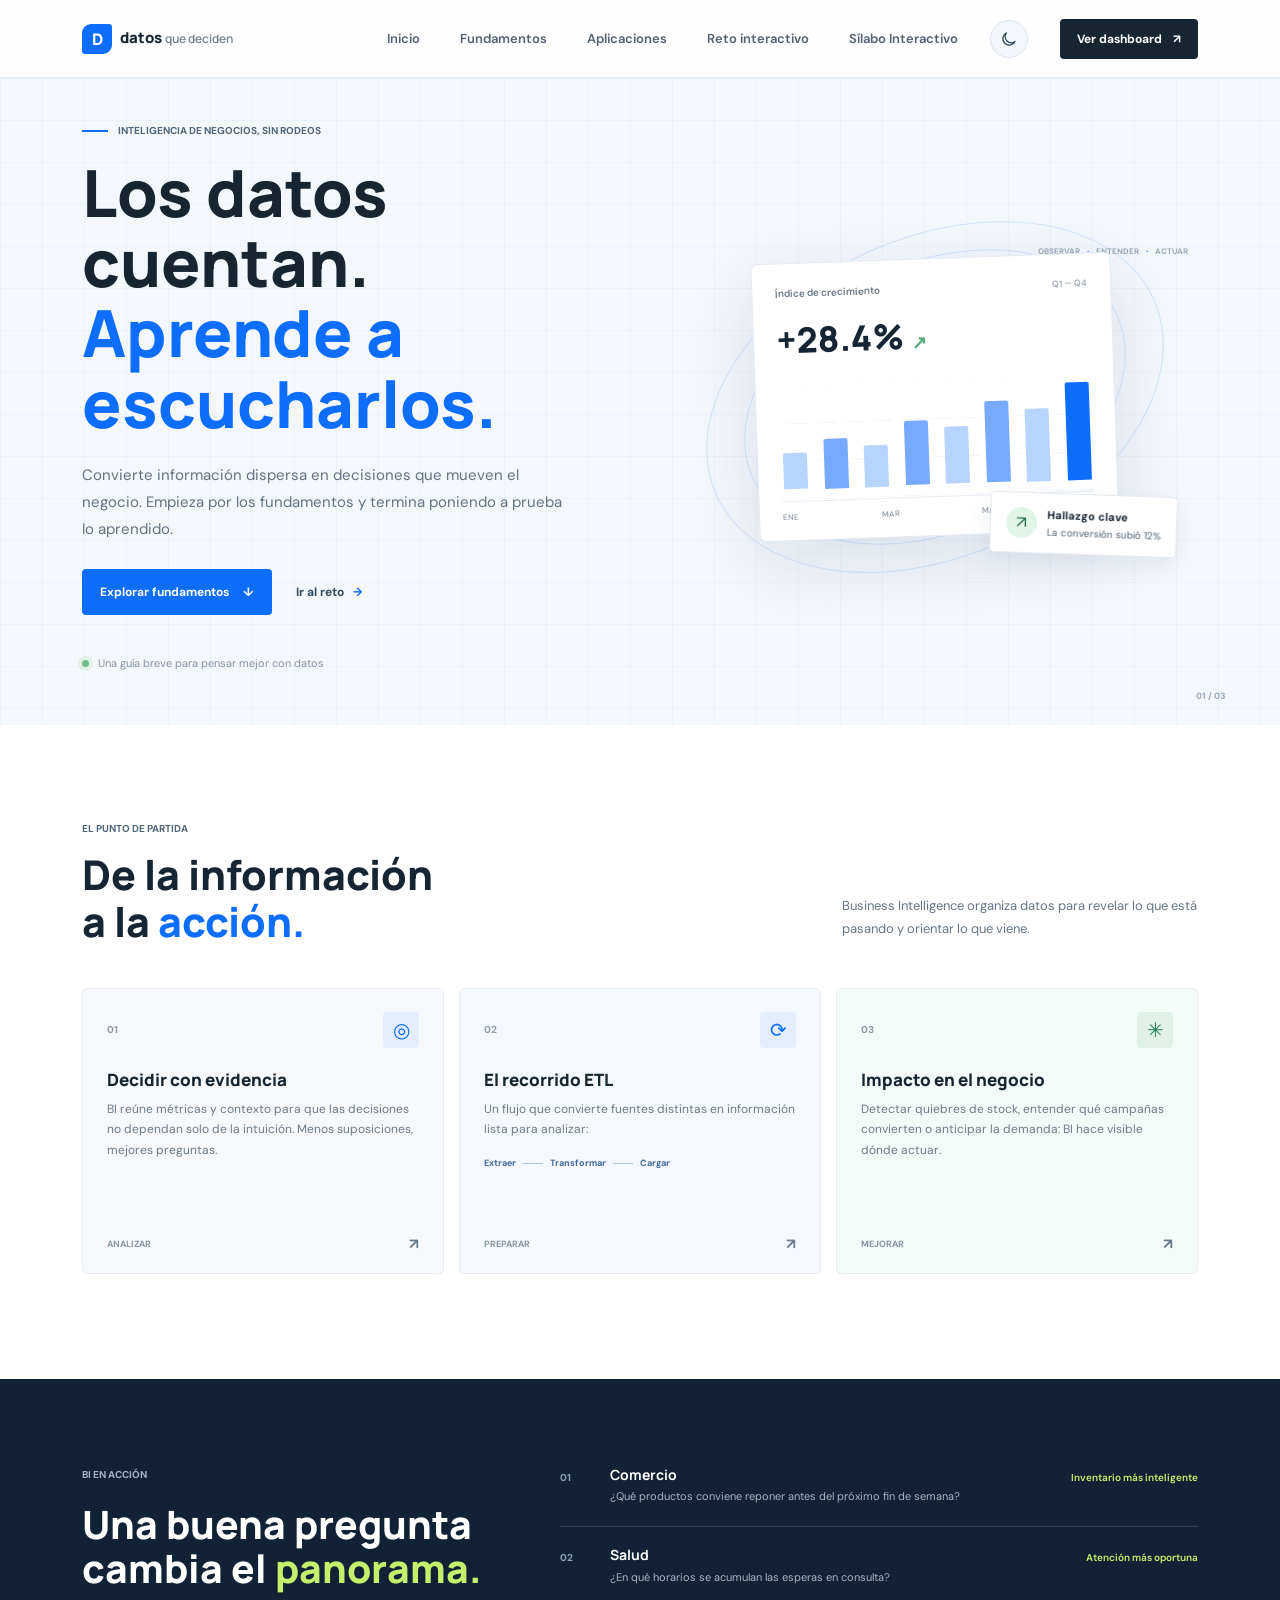
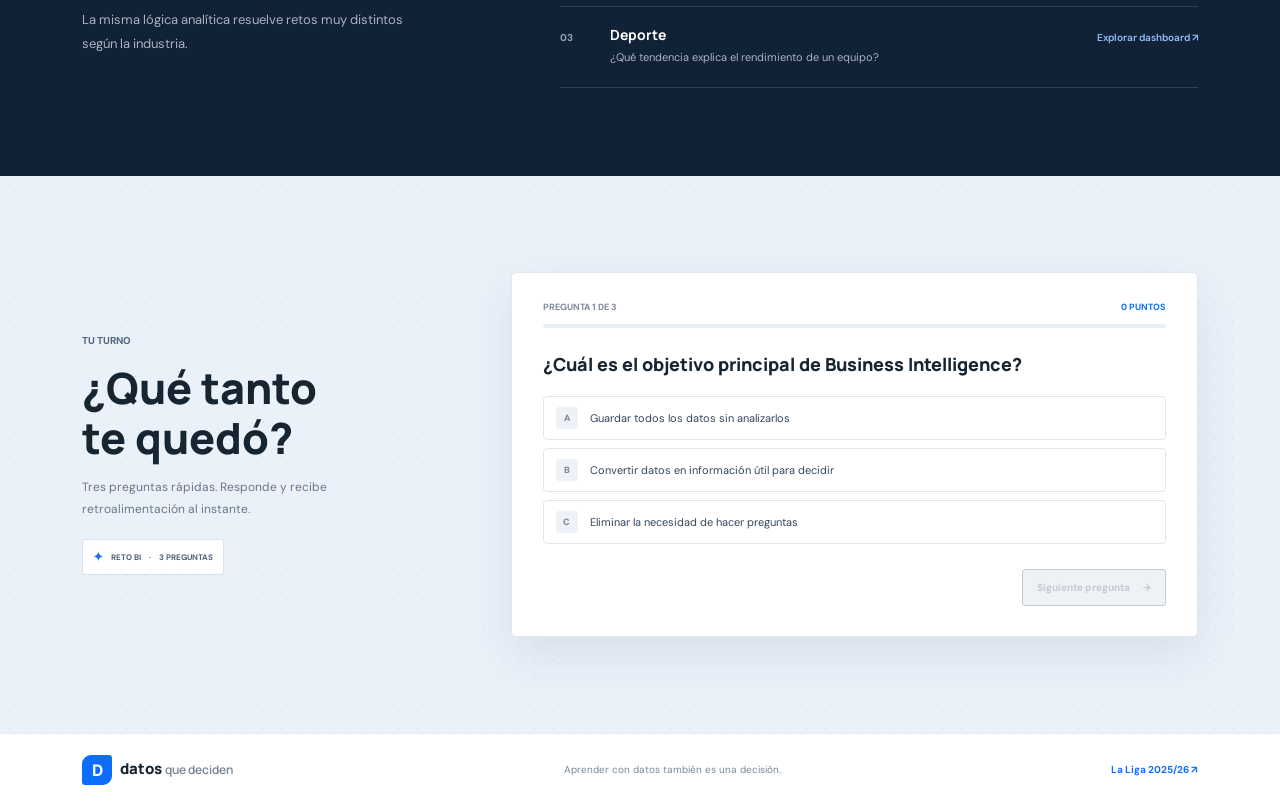
<file: index.html>
<!doctype html>
<html lang="es">
<head>
	<meta charset="utf-8">
	<meta name="viewport" content="width=device-width, initial-scale=1">
	<meta name="description" content="Aprende los fundamentos de inteligencia de negocios y ETL con una experiencia interactiva.">
	<meta name="theme-color" content="#f4f7fb">
	<script>try { document.documentElement.dataset.theme = localStorage.getItem("site-theme") || "light"; } catch { document.documentElement.dataset.theme = "light"; }</script>
	<title>Datos que deciden | Inteligencia de Negocios</title>
	<link rel="preconnect" href="https://fonts.googleapis.com">
	<link rel="preconnect" href="https://fonts.gstatic.com" crossorigin>
	<link href="https://fonts.googleapis.com/css2?family=DM+Sans:wght@400;500;600;700&family=Manrope:wght@400;500;600;700;800&display=swap" rel="stylesheet">
	<link href="https://cdn.jsdelivr.net/npm/bootstrap@5.3.3/dist/css/bootstrap.min.css" rel="stylesheet">
	<link rel="stylesheet" href="css/styles.css">
</head>
<body>
	<a class="skip-link" href="#contenido">Saltar al contenido</a>
	<nav class="navbar navbar-expand-lg site-nav" aria-label="Navegación principal">
		<div class="container">
			<a class="navbar-brand brand-mark" href="index.html"><span class="brand-symbol" aria-hidden="true">D</span> datos<span>que deciden</span></a>
			<button class="navbar-toggler" type="button" data-bs-toggle="collapse" data-bs-target="#mainNav" aria-controls="mainNav" aria-expanded="false" aria-label="Abrir navegación"><span class="navbar-toggler-icon"></span></button>
			<div class="collapse navbar-collapse" id="mainNav">
				<div class="navbar-nav ms-auto align-items-lg-center gap-lg-4">
					<a class="nav-link" href="index.html">Inicio</a>
					<a class="nav-link" href="#fundamentos">Fundamentos</a>
					<a class="nav-link" href="#aplicaciones">Aplicaciones</a>
					<a class="nav-link" href="#quiz">Reto interactivo</a>
					<a class="nav-link" href="syllabus.html">Sílabo Interactivo</a>
					<button class="theme-toggle" id="themeToggle" type="button" aria-label="Cambiar a tema oscuro" aria-pressed="false" title="Cambiar tema">
						<svg class="theme-icon icon-moon" viewBox="0 0 24 24" aria-hidden="true"><path d="M20.1 15.4A8.2 8.2 0 0 1 8.6 3.9 8.6 8.6 0 1 0 20.1 15.4Z"/></svg>
						<svg class="theme-icon icon-sun" viewBox="0 0 24 24" aria-hidden="true"><circle cx="12" cy="12" r="4"/><path d="M12 2v2m0 16v2M4.93 4.93l1.42 1.42m11.3 11.3 1.42 1.42M2 12h2m16 0h2M4.93 19.07l1.42-1.42m11.3-11.3 1.42-1.42"/></svg>
					</button>
					<a class="btn btn-nav ms-lg-2" href="dashboard.html">Ver dashboard <span aria-hidden="true">↗</span></a>
				</div>
			</div>
		</div>
	</nav>

	<main id="contenido">
		<section class="hero-section">
			<div class="container hero-grid">
				<div class="hero-copy">
					<p class="eyebrow"><span class="eyebrow-line"></span> Inteligencia de negocios, sin rodeos</p>
					<h1>Los datos cuentan.<br><span>Aprende a escucharlos.</span></h1>
					<p class="hero-lede">Convierte información dispersa en decisiones que mueven el negocio. Empieza por los fundamentos y termina poniendo a prueba lo aprendido.</p>
					<div class="hero-actions">
						<a class="btn btn-primary-action" href="#fundamentos">Explorar fundamentos <span aria-hidden="true">↓</span></a>
						<a class="text-link" href="#quiz">Ir al reto <span aria-hidden="true">→</span></a>
					</div>
					<div class="hero-note"><span class="note-dot"></span> Una guía breve para pensar mejor con datos</div>
				</div>
				<div class="hero-art" aria-label="Visualización abstracta de datos conectados" role="img">
					<div class="orbit orbit-one"></div><div class="orbit orbit-two"></div>
					<div class="hero-chart-card">
						<div class="chart-card-top"><span>Índice de crecimiento</span><span class="chart-period">Q1 — Q4</span></div>
						<div class="chart-metric">+28.4% <span>↗</span></div>
						<div class="mini-chart" aria-hidden="true"><span style="--bar:35%"></span><span style="--bar:48%"></span><span style="--bar:40%"></span><span style="--bar:62%"></span><span style="--bar:55%"></span><span style="--bar:78%"></span><span style="--bar:70%"></span><span style="--bar:94%"></span></div>
						<div class="chart-axis"><span>ENE</span><span>MAR</span><span>MAY</span><span>JUL</span></div>
					</div>
					<div class="insight-tag"><span class="insight-icon" aria-hidden="true">↗</span><span><strong>Hallazgo clave</strong><br>La conversión subió 12%</span></div>
					<div class="art-caption">OBSERVAR <span>·</span> ENTENDER <span>·</span> ACTUAR</div>
				</div>
			</div>
			<div class="hero-index" aria-hidden="true">01 / 03</div>
		</section>

		<section class="section-block fundamentals-section" id="fundamentos">
			<div class="container">
				<div class="section-heading row align-items-end gy-3">
					<div class="col-lg-7"><p class="eyebrow">El punto de partida</p><h2>De la información<br> a la <span>acción.</span></h2></div>
					<p class="col-lg-4 offset-lg-1 section-intro">Business Intelligence organiza datos para revelar lo que está pasando y orientar lo que viene.</p>
				</div>
				<div class="concept-grid">
					<article class="concept-card concept-decision">
						<div class="card-topline"><span class="card-number">01</span><span class="card-icon" aria-hidden="true">◎</span></div>
						<h3>Decidir con evidencia</h3>
						<p>BI reúne métricas y contexto para que las decisiones no dependan solo de la intuición. Menos suposiciones, mejores preguntas.</p>
						<div class="card-foot"><span>ANALIZAR</span><span class="foot-arrow" aria-hidden="true">↗</span></div>
					</article>
					<article class="concept-card concept-etl">
						<div class="card-topline"><span class="card-number">02</span><span class="card-icon" aria-hidden="true">⟳</span></div>
						<h3>El recorrido ETL</h3>
						<p>Un flujo que convierte fuentes distintas en información lista para analizar:</p>
						<div class="etl-flow" aria-label="Extracción, transformación y carga"><span>Extraer</span><i></i><span>Transformar</span><i></i><span>Cargar</span></div>
						<div class="card-foot"><span>PREPARAR</span><span class="foot-arrow" aria-hidden="true">↗</span></div>
					</article>
					<article class="concept-card concept-impact">
						<div class="card-topline"><span class="card-number">03</span><span class="card-icon" aria-hidden="true">✳</span></div>
						<h3>Impacto en el negocio</h3>
						<p>Detectar quiebres de stock, entender qué campañas convierten o anticipar la demanda: BI hace visible dónde actuar.</p>
						<div class="card-foot"><span>MEJORAR</span><span class="foot-arrow" aria-hidden="true">↗</span></div>
					</article>
				</div>
			</div>
		</section>

		<section class="applications-section" id="aplicaciones">
			<div class="container applications-layout">
				<div class="applications-heading"><p class="eyebrow eyebrow-light">BI en acción</p><h2>Una buena pregunta<br>cambia el <span>panorama.</span></h2><p>La misma lógica analítica resuelve retos muy distintos según la industria.</p></div>
				<div class="industry-list">
					<article class="industry-row"><span class="industry-index">01</span><div><h3>Comercio</h3><p>¿Qué productos conviene reponer antes del próximo fin de semana?</p></div><span class="industry-result">Inventario más inteligente</span></article>
					<article class="industry-row"><span class="industry-index">02</span><div><h3>Salud</h3><p>¿En qué horarios se acumulan las esperas en consulta?</p></div><span class="industry-result">Atención más oportuna</span></article>
					<article class="industry-row"><span class="industry-index">03</span><div><h3>Deporte</h3><p>¿Qué tendencia explica el rendimiento de un equipo?</p></div><a class="industry-result industry-link" href="dashboard.html">Explorar dashboard ↗</a></article>
				</div>
			</div>
		</section>

		<section class="quiz-section" id="quiz">
			<div class="container quiz-layout">
				<div class="quiz-intro"><p class="eyebrow">Tu turno</p><h2>¿Qué tanto<br>te quedó?</h2><p>Tres preguntas rápidas. Responde y recibe retroalimentación al instante.</p><div class="quiz-badge"><span aria-hidden="true">✦</span> RETO BI <span>·</span> 3 PREGUNTAS</div></div>
				<div class="quiz-panel" id="quizPanel" aria-live="polite">
					<div class="quiz-progress-line"><span id="questionLabel">PREGUNTA 1 DE 3</span><span id="scoreLabel">0 PUNTOS</span></div>
					<div class="progress quiz-progress" role="progressbar" aria-label="Progreso del cuestionario" aria-valuemin="0" aria-valuemax="100" aria-valuenow="0"><div class="progress-bar" id="quizProgress"></div></div>
					<h3 id="questionText">Cargando pregunta…</h3>
					<div class="answer-list" id="answerList"></div>
					<div class="feedback-message" id="feedbackMessage" aria-live="assertive"></div>
					<button class="btn btn-next" id="nextQuestion" type="button" disabled>Siguiente pregunta <span aria-hidden="true">→</span></button>
					<div class="quiz-result d-none" id="quizResult"></div>
				</div>
			</div>
		</section>
	</main>

	<footer class="site-footer"><div class="container footer-inner"><a class="navbar-brand brand-mark" href="index.html"><span class="brand-symbol" aria-hidden="true">D</span> datos<span>que deciden</span></a><span>Aprender con datos también es una decisión.</span><a href="dashboard.html">La Liga 2025/26 ↗</a></div></footer>
	<script src="https://cdn.jsdelivr.net/npm/bootstrap@5.3.3/dist/js/bootstrap.bundle.min.js" defer></script>
	<script type="module" src="js/main.js"></script>
</body>
</html>
</file>
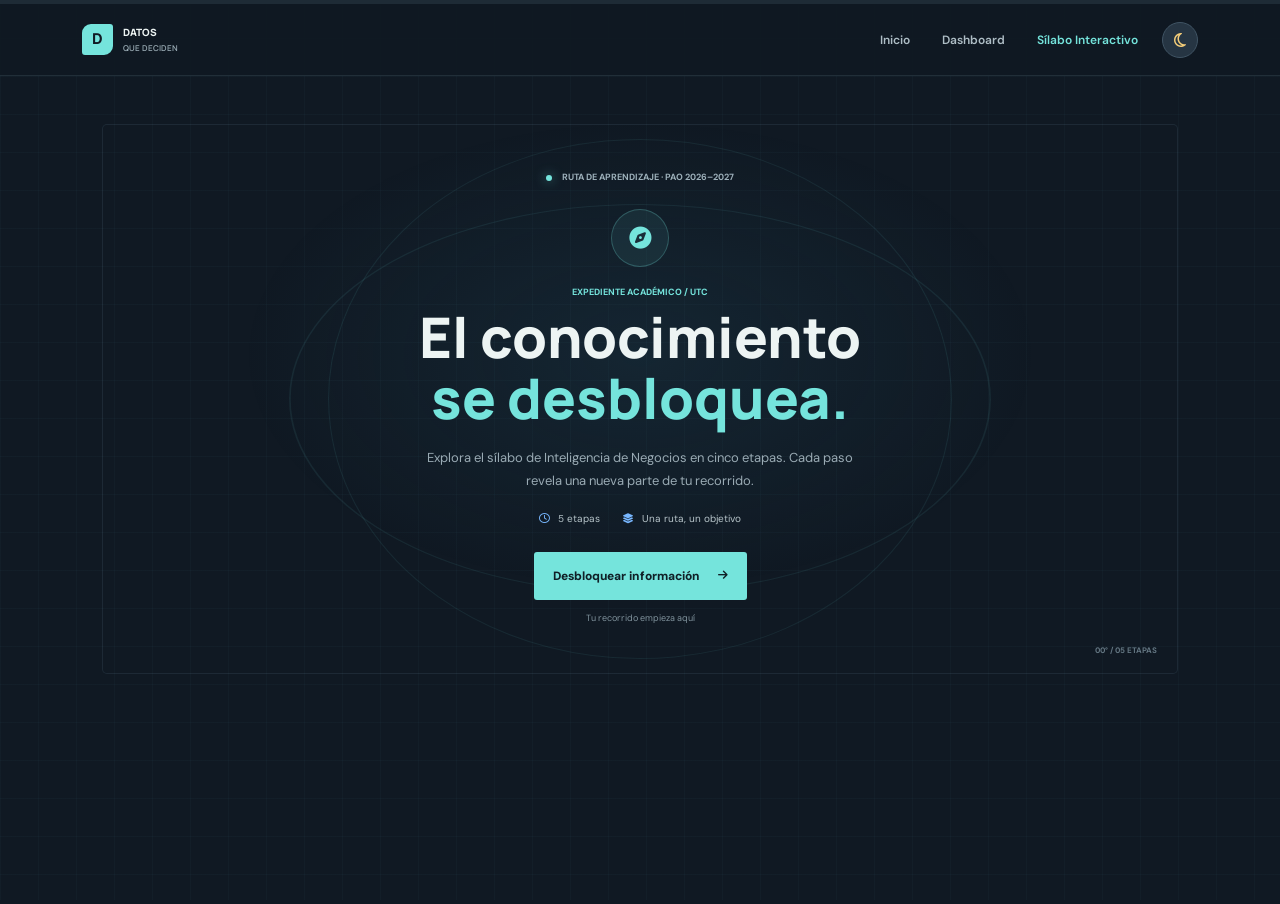
<file: syllabus.html>
<!doctype html>
<html lang="es">
<head>
  <meta charset="utf-8">
  <meta name="viewport" content="width=device-width, initial-scale=1">
  <meta name="description" content="Descubre paso a paso el sílabo de Sistemas de Información para la Inteligencia de Negocios.">
  <meta name="theme-color" content="#101923">
  <script>try { document.documentElement.dataset.theme = localStorage.getItem("site-theme") || "dark"; } catch { document.documentElement.dataset.theme = "dark"; }</script>
  <title>Sílabo Interactivo | Datos que deciden</title>
  <link rel="preconnect" href="https://fonts.googleapis.com">
  <link rel="preconnect" href="https://fonts.gstatic.com" crossorigin>
  <link href="https://fonts.googleapis.com/css2?family=DM+Sans:wght@400;500;600;700&family=Manrope:wght@400;500;600;700;800&display=swap" rel="stylesheet">
  <link href="https://cdn.jsdelivr.net/npm/bootstrap@5.3.3/dist/css/bootstrap.min.css" rel="stylesheet">
  <link href="https://cdnjs.cloudflare.com/ajax/libs/font-awesome/6.5.2/css/all.min.css" rel="stylesheet">
  <link rel="stylesheet" href="css/syllabus.css">
</head>
<body class="syllabus-page">
  <div class="journey-progress" aria-label="Progreso del recorrido">
    <div class="progress journey-progress-track" role="progressbar" aria-label="Progreso del sílabo descubierto" aria-valuemin="0" aria-valuemax="100" aria-valuenow="0">
      <div class="progress-bar" id="journeyProgress"></div>
    </div>
  </div>

  <a class="skip-link" href="#journeyMain">Saltar al contenido</a>
  <nav class="navbar navbar-expand-lg syllabus-nav" aria-label="Navegación principal">
    <div class="container">
      <a class="navbar-brand syllabus-brand" href="index.html"><span class="brand-symbol" aria-hidden="true">D</span><span>DATOS<span class="brand-subtitle">QUE DECIDEN</span></span></a>
      <button class="navbar-toggler" type="button" data-bs-toggle="collapse" data-bs-target="#syllabusNav" aria-controls="syllabusNav" aria-expanded="false" aria-label="Abrir navegación"><span class="navbar-toggler-icon"></span></button>
      <div class="collapse navbar-collapse" id="syllabusNav">
        <div class="navbar-nav ms-auto align-items-lg-center gap-lg-3">
          <a class="nav-link" href="index.html">Inicio</a>
          <a class="nav-link" href="dashboard.html">Dashboard</a>
          <a class="nav-link active" href="syllabus.html" aria-current="page">Sílabo Interactivo</a>
          <button class="theme-toggle" id="themeToggle" type="button" aria-label="Cambiar a tema claro" aria-pressed="true" title="Cambiar tema">
            <i class="fa-regular fa-moon icon-moon" aria-hidden="true"></i>
            <i class="fa-regular fa-sun icon-sun" aria-hidden="true"></i>
          </button>
        </div>
      </div>
    </div>
  </nav>

  <main class="container journey-main" id="journeyMain">
    <header class="journey-gate" id="journeyGate">
      <div class="gate-orbit orbit-a" aria-hidden="true"></div>
      <div class="gate-orbit orbit-b" aria-hidden="true"></div>
      <div class="gate-content">
        <p class="eyebrow"><span></span> RUTA DE APRENDIZAJE · PAO 2026–2027</p>
        <div class="gate-emblem" aria-hidden="true"><i class="fa-solid fa-compass"></i></div>
        <p class="gate-kicker">EXPEDIENTE ACADÉMICO / UTC</p>
        <h1>El conocimiento<br><span>se desbloquea.</span></h1>
        <p class="gate-description">Explora el sílabo de Inteligencia de Negocios en cinco etapas. Cada paso revela una nueva parte de tu recorrido.</p>
        <div class="gate-meta"><span><i class="fa-regular fa-clock" aria-hidden="true"></i> 5 etapas</span><span><i class="fa-solid fa-layer-group" aria-hidden="true"></i> Una ruta, un objetivo</span></div>
        <button class="btn btn-next-step" id="nextStep" type="button"><span id="nextStepLabel">Desbloquear información</span><i class="fa-solid fa-arrow-right" aria-hidden="true"></i></button>
        <button class="btn btn-restart d-none" id="restartJourney" type="button"><i class="fa-solid fa-rotate-left" aria-hidden="true"></i> Reiniciar recorrido</button>
        <p class="gate-hint" id="stepHint" aria-live="polite">Tu recorrido empieza aquí</p>
      </div>
      <div class="gate-coordinate" aria-hidden="true">00° / 05 ETAPAS</div>
    </header>

    <div class="journey-sections" id="journeySections">
      <section class="journey-stage" id="stageGeneral" aria-labelledby="generalTitle" hidden>
        <div class="stage-heading"><span class="stage-index">01 <span>/ 05</span></span><div><p class="stage-label">PUNTO DE PARTIDA</p><h2 id="generalTitle">Datos generales</h2></div><i class="fa-solid fa-id-card stage-heading-icon" aria-hidden="true"></i></div>
        <article class="general-card reveal-card">
          <div class="general-card-top"><span class="course-tag"><i class="fa-solid fa-book-open" aria-hidden="true"></i> FICHA DE ASIGNATURA</span><span class="course-code">UTC · SI · VIII</span></div>
          <h3>Sistemas de Información para la Inteligencia de Negocios</h3>
          <div class="general-grid">
            <div class="general-detail"><span class="detail-icon"><i class="fa-solid fa-person-chalkboard" aria-hidden="true"></i></span><div><span class="detail-label">DOCENTE</span><strong>Luis Rene Quisaguano Collaguazo</strong></div></div>
            <div class="general-detail"><span class="detail-icon"><i class="fa-solid fa-graduation-cap" aria-hidden="true"></i></span><div><span class="detail-label">CARRERA</span><strong>Sistemas de Información (8vo Ciclo, UTC)</strong></div></div>
            <div class="general-detail"><span class="detail-icon"><i class="fa-regular fa-calendar" aria-hidden="true"></i></span><div><span class="detail-label">FECHAS DEL PAO</span><strong>12/10/2026 al 21/02/2027</strong></div></div>
            <div class="general-detail"><span class="detail-icon"><i class="fa-regular fa-hourglass-half" aria-hidden="true"></i></span><div><span class="detail-label">CARGA HORARIA</span><strong>Total 144h</strong></div></div>
          </div>
          <div class="hours-breakdown"><span><b>48h</b> Docencia</span><span><b>48h</b> Prácticas</span><span><b>48h</b> Autónomas</span></div>
        </article>
      </section>

      <section class="journey-stage" id="stageEvaluations" aria-labelledby="evaluationsTitle" hidden>
        <div class="stage-heading"><span class="stage-index">02 <span>/ 05</span></span><div><p class="stage-label">FECHAS CLAVE</p><h2 id="evaluationsTitle">Cuenta regresiva</h2></div><i class="fa-regular fa-calendar-check stage-heading-icon" aria-hidden="true"></i></div>
        <div class="evaluation-panel reveal-card">
          <p class="evaluation-intro">Tres hitos para medir lo aprendido. Marca el ritmo y llega preparado.</p>
          <div class="evaluation-timeline">
            <article class="evaluation-item"><span class="timeline-node"><i class="fa-solid fa-flag" aria-hidden="true"></i></span><div class="evaluation-copy"><span class="evaluation-number">EVAL 1</span><h3>Primera evaluación</h3></div><time datetime="2026-11-22">22/11/2026</time></article>
            <article class="evaluation-item"><span class="timeline-node"><i class="fa-solid fa-flag" aria-hidden="true"></i></span><div class="evaluation-copy"><span class="evaluation-number">EVAL 2</span><h3>Segunda evaluación</h3></div><time datetime="2027-01-10">10/01/2027</time></article>
            <article class="evaluation-item"><span class="timeline-node"><i class="fa-solid fa-flag-checkered" aria-hidden="true"></i></span><div class="evaluation-copy"><span class="evaluation-number">EVAL 3</span><h3>Tercera evaluación</h3></div><time datetime="2027-02-14">14/02/2027</time></article>
          </div>
        </div>
      </section>

      <section class="journey-stage" id="stageUnits" aria-labelledby="unitsTitle" hidden>
        <div class="stage-heading"><span class="stage-index">03 <span>/ 05</span></span><div><p class="stage-label">MAPA DE CONTENIDOS</p><h2 id="unitsTitle">Unidades de aprendizaje</h2></div><i class="fa-solid fa-cubes stage-heading-icon" aria-hidden="true"></i></div>
        <div class="units-grid">
          <article class="unit-card reveal-card"><div class="unit-top"><span class="unit-number">UNIDAD 01</span><i class="fa-solid fa-chart-pie" aria-hidden="true"></i></div><h3>Fundamentos y Gestión de la Inteligencia de Negocios</h3><div class="unit-field"><span>PROBLEMA PROFESIONAL</span><p>La gestión de BI requiere conocer los fundamentos, herramientas y componentes.</p></div><div class="unit-field"><span>RESULTADO DE APRENDIZAJE</span><p>Identificar conceptos básicos, herramientas y componentes.</p></div><div class="method-tag"><i class="fa-solid fa-people-group" aria-hidden="true"></i> Aprendizaje Cooperativo</div><div class="topic-list"><span>Conceptos básicos</span><span>Componentes de BI</span><span>Sistemas de información y ventaja corporativa</span><span>Herramientas de BI</span></div></article>
          <article class="unit-card reveal-card"><div class="unit-top"><span class="unit-number">UNIDAD 02</span><i class="fa-solid fa-database" aria-hidden="true"></i></div><h3>Sistemas de Soporte a la Administración y Data Warehouse</h3><div class="unit-field"><span>PROBLEMA PROFESIONAL</span><p>Dificultad para analizar el uso de bases de datos multidimensionales.</p></div><div class="unit-field"><span>RESULTADO DE APRENDIZAJE</span><p>Explotar esquemas de bases de datos multidimensionales.</p></div><div class="method-tag"><i class="fa-solid fa-puzzle-piece" aria-hidden="true"></i> Aprendizaje Basado en Problemas</div><div class="topic-list"><span>Variables de medición y análisis</span><span>Data Warehouse</span><span>Sistemas de Gestión del conocimiento</span><span>Patrones (Evaluación/Interpretación/Visualización)</span></div></article>
          <article class="unit-card reveal-card"><div class="unit-top"><span class="unit-number">UNIDAD 03</span><i class="fa-solid fa-lightbulb" aria-hidden="true"></i></div><h3>Sistema de Soporte para Toma de Decisiones Empresariales</h3><div class="unit-field"><span>PROBLEMA PROFESIONAL</span><p>Evaluación de objetivos de negocio y organización de grandes cantidades de datos.</p></div><div class="unit-field"><span>RESULTADO DE APRENDIZAJE</span><p>Construir una solución de BI para un caso práctico.</p></div><div class="method-tag"><i class="fa-solid fa-diagram-project" aria-hidden="true"></i> Aprendizaje Basado en Proyectos</div><div class="topic-list"><span>Vistas multidimensionales (hipercubos)</span><span>Procesos ETL</span><span>Reporteadores</span><span>Alertas, tableros de control (dashboards) y KPIs</span></div></article>
        </div>
      </section>

      <section class="journey-stage" id="stageBibliography" aria-labelledby="bibliographyTitle" hidden>
        <div class="stage-heading"><span class="stage-index">04 <span>/ 05</span></span><div><p class="stage-label">LECTURAS Y RECURSOS</p><h2 id="bibliographyTitle">Bibliografía y webgrafía</h2></div><i class="fa-solid fa-book-bookmark stage-heading-icon" aria-hidden="true"></i></div>
        <div class="bibliography-grid">
          <article class="bibliography-card reveal-card"><div class="resource-heading"><span class="resource-icon"><i class="fa-solid fa-book" aria-hidden="true"></i></span><div><span class="stage-label">LECTURAS BASE</span><h3>Básica</h3></div></div><a class="resource-link" href="https://elibro.net/es/lc/utcotopaxi/titulos/58548" target="_blank" rel="noopener noreferrer"><span>¿Cómo planificar un proyecto de inteligencia de negocio?</span><i class="fa-solid fa-arrow-up-right-from-square" aria-hidden="true"></i></a><a class="resource-link" href="https://elibro.net/es/lc/utcotopaxi/titulos/282827" target="_blank" rel="noopener noreferrer"><span>Excel y Power Bi: el cóctel perfecto</span><i class="fa-solid fa-arrow-up-right-from-square" aria-hidden="true"></i></a></article>
          <article class="bibliography-card reveal-card"><div class="resource-heading"><span class="resource-icon"><i class="fa-solid fa-globe" aria-hidden="true"></i></span><div><span class="stage-label">PARA EXPLORAR</span><h3>Complementaria / Sitios Web</h3></div></div><a class="resource-link" href="http://cursos.yura.website/wp-content/uploads/2020/03/Introduccion_al_Business_Intelligence.pdf" target="_blank" rel="noopener noreferrer"><span>Introducción al Business Intelligence</span><i class="fa-solid fa-arrow-up-right-from-square" aria-hidden="true"></i></a><a class="resource-link" href="https://ecuciencia.utc.edu.ec/media/articulo/articulo-005-corregido.pdf" target="_blank" rel="noopener noreferrer"><span>Aplicación de tecnologías .net y chart.js</span><i class="fa-solid fa-arrow-up-right-from-square" aria-hidden="true"></i></a><a class="resource-link" href="https://learn.microsoft.com/es-es/power-bi/" target="_blank" rel="noopener noreferrer"><span>Documentación oficial de Power BI</span><i class="fa-solid fa-arrow-up-right-from-square" aria-hidden="true"></i></a></article>
        </div>
      </section>

      <section class="journey-stage" id="stageProfessor" aria-labelledby="professorTitle" hidden>
        <div class="stage-heading"><span class="stage-index">05 <span>/ 05</span></span><div><p class="stage-label">QUIÉN TE ACOMPAÑA</p><h2 id="professorTitle">Perfil del docente</h2></div><i class="fa-solid fa-user-tie stage-heading-icon" aria-hidden="true"></i></div>
        <article class="professor-card reveal-card"><div class="professor-mark" aria-hidden="true"><i class="fa-solid fa-user-graduate"></i></div><div class="professor-details"><span class="stage-label">DOCENTE · UTC</span><h3>Luis Rene Quisaguano Collaguazo</h3><div class="professor-columns"><div><span><i class="fa-solid fa-award" aria-hidden="true"></i> FORMACIÓN</span><p>Magíster en Sistemas de Información, Ingeniero en Informática y Sistemas (UTC).</p></div><div><span><i class="fa-solid fa-briefcase" aria-hidden="true"></i> EXPERIENCIA</span><p>Docente a tiempo completo UTC, Desarrollador de Software, Analista TIC.</p></div></div></div><div class="professor-seal">UTC<br><span>SI</span></div></article>
        <div class="completion-note"><i class="fa-solid fa-circle-check" aria-hidden="true"></i><span>Has completado el recorrido del sílabo.</span></div>
      </section>
    </div>

    <div class="journey-footer" id="journeyFooter" hidden><span id="discoveryCount">0 de 5 etapas descubiertas</span><span>UTC <i class="fa-solid fa-arrow-right" aria-hidden="true"></i> INTELIGENCIA DE NEGOCIOS</span></div>
  </main>

  <script src="https://cdn.jsdelivr.net/npm/bootstrap@5.3.3/dist/js/bootstrap.bundle.min.js" defer></script>
  <script type="module" src="js/syllabus.js"></script>
</body>
</html>
</file>
<file: css/styles.css>
:root {
  color-scheme: light;
  --ink: #172432;
  --muted: #697786;
  --blue: #0d6efd;
  --blue-deep: #0b4da8;
  --paper: #f4f7fb;
  --line: #dce4ee;
  --green: #c4f06b;
  --font-body: "DM Sans", sans-serif;
  --font-display: "Manrope", sans-serif;
}

* { box-sizing: border-box; }
html { scroll-behavior: smooth; }
body { margin: 0; color: var(--ink); background: var(--paper); font-family: var(--font-body); }
a { color: inherit; }
.skip-link { position: absolute; z-index: 20; top: -50px; left: 1rem; padding: .7rem 1rem; color: white; background: var(--ink); }
.skip-link:focus { top: .75rem; }
.site-nav { min-height: 78px; background: rgba(255,255,255,.94); border-bottom: 1px solid #e8edf3; }
.brand-mark { display: inline-flex; align-items: center; gap: 8px; color: var(--ink); font-family: var(--font-display); font-size: 15px; font-weight: 800; text-decoration: none; letter-spacing: 0; }
.brand-mark > span:last-child { margin-left: -5px; color: #778493; font-size: 12px; font-weight: 600; }
.brand-symbol { display: grid; width: 30px; height: 30px; place-items: center; color: #fff; background: var(--blue); border-radius: 9px 3px 9px 3px; font-size: 16px; }
.site-nav .nav-link { color: #526172; font-size: 13px; font-weight: 600; }
.site-nav .nav-link:hover { color: var(--blue); }
.btn-nav { padding: 10px 16px; color: white; background: var(--ink); border-radius: 4px; font-size: 12px; font-weight: 700; }
.btn-nav:hover { color: white; background: var(--blue); }
.btn-nav span { margin-left: 8px; }
.theme-toggle { display: grid; width: 38px; height: 38px; flex: 0 0 38px; place-items: center; padding: 0; color: #34495e; background: #f3f6fa; border: 1px solid #dce4ee; border-radius: 50%; cursor: pointer; transition: transform .25s ease, background .2s ease, color .2s ease; }
.theme-toggle:hover { color: var(--blue); background: #e8f0fb; transform: rotate(-12deg); }
.theme-toggle:focus-visible { outline: 3px solid rgba(13,110,253,.35); outline-offset: 2px; }
.theme-icon { width: 18px; height: 18px; fill: none; stroke: currentColor; stroke-linecap: round; stroke-linejoin: round; stroke-width: 1.8; }
.icon-sun { display: none; }
.hero-section { position: relative; overflow: hidden; min-height: 570px; background-color: #f4f7fb; background-image: linear-gradient(rgba(13,110,253,.035) 1px, transparent 1px), linear-gradient(90deg, rgba(13,110,253,.035) 1px, transparent 1px); background-size: 42px 42px; }
.hero-grid { display: grid; min-height: 570px; grid-template-columns: 1.03fr .97fr; align-items: center; gap: 32px; padding-top: 45px; padding-bottom: 54px; }
.hero-copy { position: relative; z-index: 1; max-width: 600px; }
.eyebrow { display: flex; align-items: center; gap: 10px; margin: 0 0 20px; color: #50657a; font-size: 10px; font-weight: 700; text-transform: uppercase; }
.eyebrow-line { width: 26px; height: 2px; background: var(--blue); }
.hero-copy h1, .section-heading h2, .applications-heading h2, .quiz-intro h2 { margin: 0; font-family: var(--font-display); font-size: 65px; font-weight: 800; line-height: 1.08; }
.hero-copy h1 span { color: var(--blue); }
.hero-lede { max-width: 480px; margin: 23px 0 26px; color: #647283; font-size: 15px; line-height: 1.8; }
.hero-actions { display: flex; align-items: center; gap: 24px; }
.btn-primary-action { padding: 13px 17px; color: #fff; background: var(--blue); border-radius: 4px; font-size: 12px; font-weight: 700; }
.btn-primary-action:hover { color: #fff; background: var(--blue-deep); }
.btn-primary-action span { margin-left: 11px; }
.text-link { color: #34495e; font-size: 12px; font-weight: 700; text-decoration: none; }
.text-link span { margin-left: 6px; color: var(--blue); }
.hero-note { display: flex; align-items: center; gap: 9px; margin-top: 40px; color: #8793a1; font-size: 11px; }
.note-dot { width: 7px; height: 7px; background: #73bd8b; border-radius: 50%; box-shadow: 0 0 0 4px #e1f2e5; }
.hero-art { position: relative; display: grid; min-height: 400px; place-items: center; }
.orbit { position: absolute; border: 1px solid rgba(13,110,253,.14); border-radius: 50%; transform: rotate(-24deg); }
.orbit-one { width: 400px; height: 270px; }
.orbit-two { width: 480px; height: 320px; }
.hero-chart-card { position: relative; z-index: 1; width: min(100%, 360px); padding: 22px 23px 17px; background: #fff; border: 1px solid #e4ebf3; border-radius: 7px; box-shadow: 0 22px 70px rgba(39,68,103,.12); transform: rotate(-2deg); }
.chart-card-top, .chart-axis { display: flex; align-items: center; justify-content: space-between; color: #6b7887; font-size: 10px; font-weight: 600; }
.chart-period { color: #a4adb7; font-size: 9px; }
.chart-metric { margin: 13px 0 19px; color: #172432; font-family: var(--font-display); font-size: 35px; font-weight: 800; }
.chart-metric span { color: #56a979; font-size: 18px; }
.mini-chart { display: flex; height: 116px; align-items: end; justify-content: space-between; gap: 11px; padding: 0 2px 11px; border-bottom: 1px solid #e7edf4; background: repeating-linear-gradient(to bottom, transparent 0, transparent 37px, #eff3f8 38px); }
.mini-chart span { width: 24px; height: var(--bar); background: #b7d4ff; border-radius: 2px 2px 0 0; animation: rise-in .7s both; transform-origin: bottom; }
.mini-chart span:nth-child(2n) { background: #77aaff; animation-delay: .08s; }
.mini-chart span:last-child { background: var(--blue); }
.chart-axis { padding-top: 9px; color: #9ba6b1; font-size: 8px; }
.insight-tag { position: absolute; z-index: 2; right: 4%; bottom: 42px; display: flex; align-items: center; gap: 10px; padding: 12px 15px; color: #526172; background: #fff; border: 1px solid #e5ebf2; border-radius: 5px; box-shadow: 0 8px 24px rgba(39,68,103,.08); font-size: 10px; line-height: 1.65; transform: rotate(2deg); }
.insight-tag strong { color: var(--ink); font-size: 11px; }
.insight-icon { display: grid; width: 31px; height: 31px; place-items: center; color: #216c43; background: #e2f5e9; border-radius: 50%; font-size: 17px; }
.art-caption { position: absolute; top: 48px; right: 2%; color: #9ba8b7; font-size: 8px; font-weight: 700; }
.art-caption span { padding: 0 5px; color: var(--blue); }
.hero-index { position: absolute; right: 4.2%; bottom: 22px; color: #9ba8b7; font-size: 9px; font-weight: 700; }
.section-block { padding: 96px 0 105px; background: #fff; }
.section-heading { margin-bottom: 42px; }
.section-heading .eyebrow, .quiz-intro .eyebrow { margin-bottom: 15px; }
.section-heading h2, .applications-heading h2, .quiz-intro h2 { font-size: 41px; line-height: 1.15; }
.section-heading h2 span { color: var(--blue); }
.section-intro { margin-bottom: 5px; color: #667688; font-size: 13px; line-height: 1.8; }
.concept-grid { display: grid; grid-template-columns: repeat(3, 1fr); gap: 15px; }
.concept-card { display: flex; min-height: 286px; flex-direction: column; padding: 23px 24px 17px; background: #f6f8fb; border: 1px solid #e8edf3; border-radius: 5px; transition: transform .2s ease, box-shadow .2s ease; }
.concept-card:hover { box-shadow: 0 13px 28px rgba(36,60,88,.08); transform: translateY(-4px); }
.concept-etl { background: #f5f8ff; }
.concept-impact { background: #f4faf7; }
.card-topline { display: flex; align-items: center; justify-content: space-between; }
.card-number { color: #8d99a7; font-size: 10px; font-weight: 700; }
.card-icon { display: grid; width: 36px; height: 36px; place-items: center; color: var(--blue); background: #e3edfd; border-radius: 4px; font-size: 20px; }
.concept-impact .card-icon { color: #268255; background: #dff1e7; }
.concept-card h3 { margin: 22px 0 9px; font-family: var(--font-display); font-size: 17px; font-weight: 800; }
.concept-card p { margin: 0; color: #6d7a88; font-size: 12px; line-height: 1.7; }
.etl-flow { display: flex; align-items: center; gap: 7px; margin-top: 17px; color: #41699d; font-size: 9px; font-weight: 700; }
.etl-flow i { width: 20px; height: 1px; background: #aac5e9; }
.card-foot { display: flex; align-items: center; justify-content: space-between; margin-top: auto; padding-top: 17px; color: #8794a2; font-size: 9px; font-weight: 700; }
.foot-arrow { color: #687a8e; font-size: 15px; }
.applications-section { padding: 88px 0; color: #fff; background: #122236; }
.applications-layout { display: grid; grid-template-columns: .78fr 1.22fr; gap: 70px; align-items: start; }
.eyebrow-light { color: #a5b5c5; }
.applications-heading h2 { font-size: 39px; }
.applications-heading h2 span { color: var(--green); }
.applications-heading > p:last-child { max-width: 325px; margin: 17px 0 0; color: #a6b3c1; font-size: 13px; line-height: 1.8; }
.industry-row { display: grid; grid-template-columns: 33px 1fr auto; gap: 17px; align-items: start; padding: 20px 0; border-bottom: 1px solid rgba(255,255,255,.13); }
.industry-row:first-child { padding-top: 0; }
.industry-index { padding-top: 3px; color: #8ea5bd; font-size: 10px; font-weight: 700; }
.industry-row h3 { margin: 0 0 5px; font-family: var(--font-display); font-size: 14px; font-weight: 700; }
.industry-row p { margin: 0; color: #a7b4c2; font-size: 11px; line-height: 1.6; }
.industry-result { padding-top: 3px; color: #c4f06b; font-size: 10px; font-weight: 600; white-space: nowrap; }
.industry-link { color: #91bdff; text-decoration: none; }
.quiz-section { padding: 96px 0; background: #eaf1f9; background-image: radial-gradient(#cbd8e6 0.7px, transparent .7px); background-size: 17px 17px; }
.quiz-layout { display: grid; grid-template-columns: .68fr 1.32fr; gap: 75px; align-items: center; }
.quiz-intro h2 { font-size: 43px; }
.quiz-intro > p:not(.eyebrow) { max-width: 290px; margin: 15px 0 19px; color: #687889; font-size: 12px; line-height: 1.8; }
.quiz-badge { display: inline-flex; align-items: center; gap: 8px; padding: 8px 10px; color: #4c6177; background: #fff; border: 1px solid #d8e2ec; border-radius: 3px; font-size: 8px; font-weight: 700; }
.quiz-badge > span:first-child { color: var(--blue); font-size: 12px; }
.quiz-panel { position: relative; min-height: 365px; padding: 28px 31px; background: #fff; border: 1px solid #dfe7ef; border-radius: 5px; box-shadow: 0 18px 45px rgba(34,60,88,.09); }
.quiz-progress-line { display: flex; justify-content: space-between; color: #7b8997; font-size: 9px; font-weight: 700; }
.quiz-progress-line span:last-child { color: var(--blue); }
.quiz-progress { height: 4px; margin: 10px 0 23px; background: #e9eff6; border-radius: 5px; }
.quiz-progress .progress-bar { width: 0; background: var(--blue); transition: width .35s ease; }
.quiz-panel h3 { margin: 0 0 19px; font-family: var(--font-display); font-size: 18px; font-weight: 800; line-height: 1.45; }
.answer-list { display: grid; gap: 8px; }
.answer-option { display: flex; width: 100%; align-items: center; gap: 12px; padding: 10px 12px; color: #34475b; background: #fff; border: 1px solid #dfe6ee; border-radius: 4px; text-align: left; font-family: var(--font-body); font-size: 11px; cursor: pointer; transition: border-color .15s ease, background .15s ease; }
.answer-option:hover:not(:disabled) { border-color: #80aff5; background: #f5f9ff; }
.answer-option:focus-visible, .btn-next:focus-visible { outline: 3px solid rgba(13,110,253,.3); outline-offset: 2px; }
.answer-option:disabled { cursor: default; }
.answer-letter { display: grid; width: 22px; height: 22px; flex: 0 0 22px; place-items: center; color: #758497; background: #eef2f6; border-radius: 3px; font-size: 9px; font-weight: 700; }
.answer-option.is-correct { color: #17613b; background: #eaf7ef; border-color: #7ec99a; }
.answer-option.is-correct .answer-letter { color: #fff; background: #28945a; }
.answer-option.is-incorrect { color: #943c3c; background: #fff0ef; border-color: #e3a19b; }
.answer-option.is-incorrect .answer-letter { color: #fff; background: #cf5d56; }
.feedback-message { min-height: 25px; padding-top: 9px; color: #687889; font-size: 10px; font-weight: 600; }
.feedback-message.feedback-correct { color: #22804e; }
.feedback-message.feedback-incorrect { color: #bd514a; }
.btn-next { display: block; margin: 0 0 0 auto; padding: 10px 14px; color: #fff; background: var(--ink); border-radius: 3px; font-size: 10px; font-weight: 700; }
.btn-next:hover:not(:disabled) { color: white; background: var(--blue); }
.btn-next:disabled { color: #a5afb9; background: #e6ebf0; }
.btn-next span { margin-left: 11px; }
.quiz-result { padding: 37px 10px 20px; text-align: center; }
.quiz-result h3 { margin: 10px 0; font-size: 23px; }
.quiz-result p { max-width: 400px; margin: 0 auto 19px; color: #667688; font-size: 12px; line-height: 1.7; }
.result-score { color: var(--blue); font-family: var(--font-display); font-size: 47px; font-weight: 800; }
.btn-restart { padding: 10px 14px; color: white; background: var(--blue); border: 0; border-radius: 3px; font-size: 11px; font-weight: 700; }
.site-footer { padding: 21px 0; background: white; border-top: 1px solid #e5ebf1; }
.footer-inner { display: flex; align-items: center; justify-content: space-between; gap: 16px; }
.footer-inner > span, .footer-inner > a:last-child { color: #7a8896; font-size: 10px; text-decoration: none; }
.footer-inner > a:last-child { color: var(--blue); font-weight: 700; }
@keyframes rise-in { from { transform: scaleY(.1); opacity: .3; } to { transform: scaleY(1); opacity: 1; } }
@media (max-width: 991.98px) {
  .hero-grid { grid-template-columns: 1fr 1fr; }
  .hero-copy h1 { font-size: 48px; }
  .hero-art { min-height: 330px; }
  .orbit-one { width: 330px; height: 230px; }
  .orbit-two { width: 385px; height: 280px; }
  .applications-layout { gap: 35px; }
  .quiz-layout { gap: 36px; }
}
@media (max-width: 767.98px) {
  .site-nav { min-height: 68px; }
  .site-nav .navbar-collapse { padding: 12px 0 17px; }
  .site-nav .navbar-nav { align-items: stretch !important; gap: 3px !important; }
  .site-nav .btn-nav { margin-top: 7px; text-align: center; }
  .hero-grid { grid-template-columns: 1fr; gap: 4px; padding-top: 64px; padding-bottom: 25px; }
  .hero-copy h1 { font-size: 42px; }
  .hero-lede { font-size: 14px; }
  .hero-art { min-height: 325px; }
  .hero-chart-card { width: min(85%, 360px); }
  .orbit-one { width: 80%; height: 230px; }
  .orbit-two { width: 95%; height: 270px; }
  .art-caption { top: 14px; right: 4%; }
  .insight-tag { right: 0; bottom: 20px; }
  .section-block, .quiz-section { padding: 70px 0; }
  .section-heading h2, .applications-heading h2 { font-size: 35px; }
  .section-intro { margin-top: 8px; }
  .concept-grid { grid-template-columns: 1fr; gap: 11px; }
  .concept-card { min-height: 255px; }
  .applications-section { padding: 68px 0; }
  .applications-layout, .quiz-layout { grid-template-columns: 1fr; gap: 35px; }
  .applications-heading h2 { font-size: 36px; }
  .industry-row { grid-template-columns: 25px 1fr; gap: 12px; }
  .industry-result { grid-column: 2; padding: 0; }
  .quiz-intro h2 { font-size: 38px; }
  .quiz-panel { min-height: 380px; padding: 22px 18px; }
  .quiz-panel h3 { font-size: 16px; }
  .footer-inner { flex-wrap: wrap; }
  .footer-inner > span { order: 3; width: 100%; }
}
@media (prefers-reduced-motion: reduce) {
  *, *::before, *::after { scroll-behavior: auto !important; animation-duration: .01ms !important; transition-duration: .01ms !important; }
}

html[data-theme="dark"] { color-scheme: dark; }
html[data-theme="dark"] body { color: #e9eef5; background: #111a26; }
html[data-theme="dark"] .site-nav { background: rgba(17,26,38,.96); border-color: #2b3949; }
html[data-theme="dark"] .brand-mark { color: #eef4fb; }
html[data-theme="dark"] .brand-mark > span:last-child { color: #a5b3c3; }
html[data-theme="dark"] .site-nav .nav-link { color: #b8c5d3; }
html[data-theme="dark"] .site-nav .nav-link:hover { color: #83b4ff; }
html[data-theme="dark"] .navbar-toggler { border-color: #516173; }
html[data-theme="dark"] .navbar-toggler-icon { filter: invert(1); }
html[data-theme="dark"] .theme-toggle { color: #f4cc72; background: #283446; border-color: #48586e; }
html[data-theme="dark"] .theme-toggle:hover { color: #ffe09a; background: #35445a; }
html[data-theme="dark"] .icon-moon { display: none; }
html[data-theme="dark"] .icon-sun { display: block; }
html[data-theme="dark"] .hero-section { background-color: #121d2b; background-image: linear-gradient(rgba(117,165,224,.045) 1px, transparent 1px), linear-gradient(90deg, rgba(117,165,224,.045) 1px, transparent 1px); }
html[data-theme="dark"] .eyebrow, html[data-theme="dark"] .hero-lede, html[data-theme="dark"] .section-intro, html[data-theme="dark"] .concept-card p, html[data-theme="dark"] .quiz-intro > p:not(.eyebrow) { color: #aab8c7; }
html[data-theme="dark"] .text-link { color: #d0dbe7; }
html[data-theme="dark"] .hero-note, html[data-theme="dark"] .hero-index, html[data-theme="dark"] .art-caption { color: #93a4b7; }
html[data-theme="dark"] .hero-chart-card, html[data-theme="dark"] .insight-tag { color: #c0ccda; background: #202d3d; border-color: #36485e; }
html[data-theme="dark"] .chart-card-top, html[data-theme="dark"] .chart-axis { color: #aab8c8; }
html[data-theme="dark"] .chart-metric, html[data-theme="dark"] .insight-tag strong { color: #edf3fa; }
html[data-theme="dark"] .mini-chart { border-color: #405064; background: repeating-linear-gradient(to bottom, transparent 0, transparent 37px, #354456 38px); }
html[data-theme="dark"] .section-block, html[data-theme="dark"] .site-footer { background: #111a26; }
html[data-theme="dark"] .concept-card { color: #e7edf5; background: #1a2736; border-color: #304154; }
html[data-theme="dark"] .concept-etl { background: #1b2a3d; }
html[data-theme="dark"] .concept-impact { background: #1a2c2b; }
html[data-theme="dark"] .concept-card h3, html[data-theme="dark"] .section-heading h2 { color: #edf3fa; }
html[data-theme="dark"] .concept-card .card-number, html[data-theme="dark"] .card-foot { color: #a0afbf; }
html[data-theme="dark"] .quiz-section { background-color: #182536; background-image: radial-gradient(#34475d .7px, transparent .7px); }
html[data-theme="dark"] .quiz-panel { background: #202d3d; border-color: #35485e; }
html[data-theme="dark"] .quiz-panel h3 { color: #edf3fa; }
html[data-theme="dark"] .quiz-progress { background: #354457; }
html[data-theme="dark"] .answer-option { color: #d5dfeb; background: #1a2736; border-color: #3b4c61; }
html[data-theme="dark"] .answer-option:hover:not(:disabled) { background: #26384e; }
html[data-theme="dark"] .answer-letter { color: #c4d0df; background: #33465b; }
html[data-theme="dark"] .feedback-message { color: #c0ccda; }
html[data-theme="dark"] .quiz-result p { color: #bdc9d7; }
html[data-theme="dark"] .quiz-badge { color: #d1dce8; background: #26364a; border-color: #3b4e64; }
html[data-theme="dark"] .site-footer { border-color: #2b3949; }
html[data-theme="dark"] .footer-inner > span { color: #9cabbc; }
</file>
<file: css/syllabus.css>
:root {
  color-scheme: dark;
  --sy-bg: #101923;
  --sy-surface: #17232f;
  --sy-surface-raised: #1c2a37;
  --sy-line: #2e404e;
  --sy-text: #edf4f3;
  --sy-muted: #9aabb4;
  --sy-cyan: #75e4dc;
  --sy-blue: #78b7ff;
  --sy-lime: #c4f06b;
  --sy-font-body: "DM Sans", sans-serif;
  --sy-font-display: "Manrope", sans-serif;
}

* { box-sizing: border-box; }
html { scroll-behavior: smooth; }
body.syllabus-page { min-height: 100vh; margin: 0; color: var(--sy-text); background: var(--sy-bg); font-family: var(--sy-font-body); }
body.syllabus-page::before { position: fixed; z-index: -1; inset: 0; background-image: linear-gradient(rgba(111,173,208,.035) 1px, transparent 1px), linear-gradient(90deg, rgba(111,173,208,.035) 1px, transparent 1px); background-size: 38px 38px; content: ""; pointer-events: none; }
a { color: inherit; }
.skip-link { position: absolute; z-index: 20; top: -50px; left: 1rem; padding: .7rem 1rem; color: #101923; background: var(--sy-cyan); }
.skip-link:focus { top: .75rem; }
.journey-progress { position: fixed; z-index: 30; inset: 0 0 auto; height: 4px; background: #1e2b36; }
.journey-progress-track { height: 4px; overflow: visible; background: transparent; border-radius: 0; }
.journey-progress-track .progress-bar { width: 0; background: linear-gradient(90deg, var(--sy-blue), var(--sy-cyan)); box-shadow: 0 0 13px rgba(117,228,220,.45); transition: width .55s cubic-bezier(.2,.7,.2,1); }
.syllabus-nav { min-height: 72px; margin-top: 4px; background: rgba(16,25,35,.93); border-bottom: 1px solid rgba(132,165,183,.15); }
.syllabus-brand { display: flex; align-items: center; gap: 10px; color: var(--sy-text); font-family: var(--sy-font-display); font-size: 10px; font-weight: 800; text-decoration: none; }
.syllabus-brand:hover { color: var(--sy-text); }
.syllabus-brand .brand-symbol { display: grid; width: 31px; height: 31px; place-items: center; color: #111923; background: var(--sy-cyan); border-radius: 9px 3px; font-size: 15px; }
.brand-subtitle { display: block; margin-top: 2px; color: var(--sy-muted); font-size: 8px; font-weight: 600; }
.syllabus-nav .nav-link { color: #aebdc5; font-size: 12px; font-weight: 600; }
.syllabus-nav .nav-link:hover, .syllabus-nav .nav-link.active { color: var(--sy-cyan); }
.syllabus-nav .navbar-toggler { border-color: #536570; }
.syllabus-nav .navbar-toggler-icon { filter: invert(1); }
.theme-toggle { display: grid; width: 36px; height: 36px; flex: 0 0 36px; place-items: center; padding: 0; color: #f4cd79; background: #263543; border: 1px solid #405464; border-radius: 50%; cursor: pointer; transition: transform .25s ease, background .2s ease; }
.theme-toggle:hover { background: #314655; transform: rotate(-12deg); }
.theme-toggle:focus-visible, .btn-next-step:focus-visible, .btn-restart:focus-visible { outline: 3px solid rgba(117,228,220,.45); outline-offset: 3px; }
.icon-sun { display: none; }
.journey-main { max-width: 1100px; min-height: calc(100vh - 76px); padding-top: 48px; padding-bottom: 36px; }
.journey-gate { position: relative; display: grid; min-height: 550px; overflow: hidden; place-items: center; background: radial-gradient(ellipse at 50% 42%, rgba(39,90,112,.2), transparent 52%); border: 1px solid rgba(122,164,184,.12); border-radius: 5px; }
.gate-content { position: relative; z-index: 1; width: min(100% - 40px, 620px); padding: 45px 0; text-align: center; }
.eyebrow { display: flex; align-items: center; justify-content: center; gap: 10px; margin: 0 0 24px; color: #9eb1bb; font-size: 9px; font-weight: 700; }
.eyebrow span { width: 6px; height: 6px; background: var(--sy-cyan); border-radius: 50%; box-shadow: 0 0 12px rgba(117,228,220,.65); }
.gate-emblem { display: grid; width: 58px; height: 58px; margin: 0 auto 19px; place-items: center; color: var(--sy-cyan); background: rgba(117,228,220,.08); border: 1px solid rgba(117,228,220,.25); border-radius: 50%; font-size: 22px; }
.gate-kicker, .stage-label { margin: 0 0 8px; color: var(--sy-cyan); font-size: 9px; font-weight: 700; }
.gate-content h1 { margin: 0; font-family: var(--sy-font-display); font-size: 56px; font-weight: 800; line-height: 1.08; }
.gate-content h1 span { color: var(--sy-cyan); }
.gate-description { max-width: 450px; margin: 18px auto 18px; color: var(--sy-muted); font-size: 13px; line-height: 1.8; }
.gate-meta { display: flex; justify-content: center; gap: 22px; margin: 0 0 26px; color: #b8c5ca; font-size: 10px; }
.gate-meta i { margin-right: 6px; color: var(--sy-blue); }
.btn-next-step { display: inline-flex; min-height: 48px; align-items: center; gap: 18px; padding: 0 19px; color: #102027; background: var(--sy-cyan); border: 0; border-radius: 3px; font-size: 12px; font-weight: 800; transition: background .2s ease, transform .2s ease; }
.btn-next-step:hover:not(:disabled) { color: #102027; background: #a2f3ec; transform: translateY(-2px); }
.btn-next-step:disabled { color: #b7c5c8; background: #293842; }
.btn-next-step i { font-size: 11px; }
.btn-restart { display: inline-flex; align-items: center; gap: 7px; margin-left: 9px; color: #c2d0d5; border: 1px solid #485c68; border-radius: 3px; font-size: 10px; }
.btn-restart:hover { color: var(--sy-cyan); border-color: var(--sy-cyan); }
.gate-hint { min-height: 15px; margin: 12px 0 0; color: #80939d; font-size: 9px; }
.gate-coordinate { position: absolute; right: 20px; bottom: 17px; color: #647783; font-size: 8px; font-weight: 700; }
.gate-orbit { position: absolute; width: 390px; height: 390px; border: 1px solid rgba(117,228,220,.08); border-radius: 50%; pointer-events: none; }
.orbit-a { transform: scaleX(1.8) rotate(22deg); }
.orbit-b { width: 520px; height: 520px; transform: scaleX(1.2) rotate(-28deg); }
.journey-sections { display: grid; gap: 23px; margin-top: 24px; }
.journey-stage { scroll-margin-top: 30px; }
.journey-stage.is-revealed { animation: reveal-stage .6s cubic-bezier(.2,.75,.25,1) both; }
.stage-heading { display: grid; grid-template-columns: 74px 1fr auto; align-items: center; gap: 14px; margin-bottom: 14px; }
.stage-index { color: var(--sy-cyan); font-family: var(--sy-font-display); font-size: 21px; font-weight: 800; }
.stage-index span { color: #78909b; font-size: 10px; font-weight: 600; }
.stage-label { margin-bottom: 4px; color: #80949f; font-size: 8px; }
.stage-heading h2 { margin: 0; color: var(--sy-text); font-family: var(--sy-font-display); font-size: 25px; font-weight: 800; }
.stage-heading-icon { color: #80bac6; font-size: 19px; }
.reveal-card { animation: reveal-card .65s cubic-bezier(.2,.75,.25,1) both; }
.reveal-card:nth-child(2) { animation-delay: .08s; }
.reveal-card:nth-child(3) { animation-delay: .16s; }
.general-card, .evaluation-panel, .unit-card, .bibliography-card, .professor-card { color: var(--sy-text); background: var(--sy-surface); border: 1px solid var(--sy-line); border-radius: 4px; }
.general-card { padding: 25px 27px 20px; border-top: 2px solid var(--sy-cyan); }
.general-card-top { display: flex; align-items: center; justify-content: space-between; gap: 12px; }
.course-tag, .course-code { color: #91a5ae; font-size: 8px; font-weight: 700; }
.course-tag i { margin-right: 6px; color: var(--sy-cyan); }
.general-card h3 { max-width: 700px; margin: 17px 0 23px; color: var(--sy-text); font-family: var(--sy-font-display); font-size: 23px; font-weight: 800; line-height: 1.35; }
.general-grid { display: grid; grid-template-columns: repeat(2, minmax(0, 1fr)); gap: 20px 30px; }
.general-detail { display: flex; align-items: center; gap: 12px; min-width: 0; }
.detail-icon { display: grid; width: 36px; height: 36px; flex: 0 0 36px; place-items: center; color: var(--sy-cyan); background: rgba(117,228,220,.08); border: 1px solid rgba(117,228,220,.15); border-radius: 3px; }
.detail-label { display: block; margin-bottom: 4px; color: #81959e; font-size: 8px; font-weight: 700; }
.general-detail strong { display: block; color: #e0e9e9; font-size: 11px; font-weight: 600; line-height: 1.5; }
.hours-breakdown { display: flex; flex-wrap: wrap; gap: 10px; margin-top: 23px; padding-top: 17px; border-top: 1px solid var(--sy-line); }
.hours-breakdown span { display: flex; min-width: 130px; align-items: center; gap: 8px; color: #a3b2b8; font-size: 10px; }
.hours-breakdown b { color: var(--sy-lime); font-family: var(--sy-font-display); font-size: 17px; }
.evaluation-panel { padding: 21px 27px 25px; border-top: 2px solid #eab464; }
.evaluation-intro { margin: 0 0 20px; color: #a7b5ba; font-size: 11px; }
.evaluation-timeline { position: relative; display: grid; gap: 0; }
.evaluation-timeline::before { position: absolute; top: 16px; bottom: 20px; left: 16px; width: 1px; background: linear-gradient(var(--sy-cyan), #405b67); content: ""; }
.evaluation-item { position: relative; display: grid; min-height: 76px; grid-template-columns: 34px 1fr auto; align-items: center; gap: 14px; }
.timeline-node { z-index: 1; display: grid; width: 33px; height: 33px; place-items: center; color: #16242c; background: var(--sy-cyan); border: 4px solid var(--sy-surface); border-radius: 50%; font-size: 9px; }
.evaluation-item:nth-child(2) .timeline-node { color: #15232d; background: var(--sy-blue); }
.evaluation-item:nth-child(3) .timeline-node { color: #182018; background: var(--sy-lime); }
.evaluation-number { color: #96a8b0; font-size: 8px; font-weight: 700; }
.evaluation-copy h3 { margin: 4px 0 0; color: var(--sy-text); font-family: var(--sy-font-display); font-size: 13px; font-weight: 700; }
.evaluation-item time { padding: 8px 10px; color: #e5eded; background: #243542; border: 1px solid #354b58; border-radius: 3px; font-size: 11px; font-weight: 700; }
.units-grid { display: grid; grid-template-columns: repeat(3, minmax(0, 1fr)); gap: 12px; }
.unit-card { display: flex; flex-direction: column; padding: 19px 18px 17px; }
.unit-card:nth-child(1) { border-top: 2px solid var(--sy-blue); }
.unit-card:nth-child(2) { border-top: 2px solid var(--sy-cyan); }
.unit-card:nth-child(3) { border-top: 2px solid var(--sy-lime); }
.unit-top { display: flex; align-items: center; justify-content: space-between; color: #7eb2d7; font-size: 14px; }
.unit-card:nth-child(2) .unit-top { color: var(--sy-cyan); }
.unit-card:nth-child(3) .unit-top { color: var(--sy-lime); }
.unit-number { color: #98aab1; font-size: 8px; font-weight: 700; }
.unit-card h3 { min-height: 58px; margin: 14px 0 16px; color: var(--sy-text); font-family: var(--sy-font-display); font-size: 15px; font-weight: 800; line-height: 1.45; }
.unit-field { margin-bottom: 13px; }
.unit-field > span, .professor-columns > div > span { color: #84a0aa; font-size: 7px; font-weight: 700; }
.unit-field p { margin: 4px 0 0; color: #c0ccd0; font-size: 10px; line-height: 1.65; }
.method-tag { display: flex; min-height: 30px; align-items: center; gap: 7px; margin: auto 0 14px; padding: 6px 8px; color: #a6ded8; background: rgba(117,228,220,.07); border: 1px solid rgba(117,228,220,.14); border-radius: 3px; font-size: 8px; font-weight: 600; }
.method-tag i { color: var(--sy-cyan); }
.topic-list { display: grid; gap: 0; border-top: 1px solid var(--sy-line); }
.topic-list span { position: relative; padding: 8px 0 0 12px; color: #a7b6bc; font-size: 9px; line-height: 1.5; }
.topic-list span::before { position: absolute; top: 13px; left: 1px; width: 4px; height: 4px; background: #78b7ff; border-radius: 50%; content: ""; }
.bibliography-grid { display: grid; grid-template-columns: .88fr 1.12fr; gap: 13px; }
.bibliography-card { padding: 21px 23px 10px; }
.resource-heading { display: flex; align-items: center; gap: 12px; margin-bottom: 13px; }
.resource-icon { display: grid; width: 39px; height: 39px; place-items: center; color: var(--sy-cyan); background: rgba(117,228,220,.08); border: 1px solid rgba(117,228,220,.15); border-radius: 4px; }
.resource-heading h3 { margin: 0; color: var(--sy-text); font-family: var(--sy-font-display); font-size: 15px; font-weight: 800; }
.resource-link { display: flex; align-items: center; justify-content: space-between; gap: 12px; padding: 14px 0; color: #cfdbde; border-top: 1px solid var(--sy-line); font-size: 10px; line-height: 1.55; text-decoration: none; }
.resource-link:hover { color: var(--sy-cyan); }
.resource-link i { flex: 0 0 auto; color: #88adbc; font-size: 9px; }
.professor-card { position: relative; display: grid; grid-template-columns: 100px 1fr auto; align-items: center; gap: 24px; padding: 26px 29px; border-left: 2px solid var(--sy-cyan); }
.professor-mark { display: grid; width: 82px; height: 82px; place-items: center; color: var(--sy-cyan); background: #233844; border: 1px solid #3d5965; border-radius: 50%; font-size: 28px; }
.professor-details h3 { margin: 4px 0 17px; color: var(--sy-text); font-family: var(--sy-font-display); font-size: 20px; font-weight: 800; }
.professor-columns { display: grid; grid-template-columns: repeat(2, minmax(0, 1fr)); gap: 25px; }
.professor-columns > div > span i { margin-right: 5px; color: var(--sy-cyan); }
.professor-columns p { margin: 6px 0 0; color: #bdc9ce; font-size: 10px; line-height: 1.7; }
.professor-seal { display: grid; width: 55px; height: 55px; place-content: center; color: #121c24; background: var(--sy-lime); border-radius: 50%; font-family: var(--sy-font-display); font-size: 11px; font-weight: 800; line-height: 1.15; text-align: center; }
.professor-seal span { font-size: 8px; }
.completion-note { display: flex; align-items: center; gap: 10px; margin-top: 15px; color: #c4e99a; font-size: 11px; }
.completion-note i { color: var(--sy-lime); }
.journey-footer { display: flex; justify-content: space-between; gap: 12px; padding: 20px 2px 0; color: #71858f; font-size: 8px; font-weight: 700; }
.journey-footer i { margin: 0 5px; color: var(--sy-cyan); }
@keyframes reveal-stage { from { opacity: 0; transform: translateY(18px); } to { opacity: 1; transform: translateY(0); } }
@keyframes reveal-card { from { opacity: 0; transform: translateY(14px); } to { opacity: 1; transform: translateY(0); } }
@media (max-width: 900px) { .journey-main { max-width: 760px; }.units-grid { grid-template-columns: 1fr; }.unit-card h3 { min-height: 0; }.method-tag { margin-top: 0; } }
@media (max-width: 700px) { .syllabus-nav { min-height: 64px; }.syllabus-nav .navbar-collapse { padding: 12px 0 17px; }.syllabus-nav .navbar-nav { align-items: stretch !important; gap: 3px !important; }.syllabus-nav .theme-toggle { margin-top: 7px; }.journey-main { padding: 24px 18px 28px; }.journey-gate { min-height: 520px; }.gate-content { width: calc(100% - 30px); }.gate-content h1 { font-size: 43px; }.eyebrow { font-size: 8px; }.gate-description { font-size: 12px; }.gate-meta { flex-wrap: wrap; gap: 10px 17px; }.gate-coordinate { right: 12px; bottom: 12px; font-size: 7px; }.stage-heading { grid-template-columns: 52px 1fr auto; gap: 9px; }.stage-index { font-size: 18px; }.stage-heading h2 { font-size: 21px; }.general-card { padding: 20px 17px 17px; }.general-card h3 { font-size: 19px; }.general-grid { grid-template-columns: 1fr; gap: 16px; }.hours-breakdown { gap: 12px; }.hours-breakdown span { min-width: 110px; }.evaluation-panel { padding: 18px 16px; }.evaluation-item { grid-template-columns: 34px 1fr auto; gap: 9px; }.evaluation-item time { padding: 7px; font-size: 9px; }.evaluation-copy h3 { font-size: 11px; }.bibliography-grid { grid-template-columns: 1fr; }.professor-card { grid-template-columns: 62px 1fr; gap: 16px; padding: 21px 17px; }.professor-mark { width: 58px; height: 58px; font-size: 21px; }.professor-details h3 { padding-right: 20px; font-size: 17px; }.professor-columns { grid-template-columns: 1fr; gap: 13px; }.professor-seal { position: absolute; top: 18px; right: 15px; width: 37px; height: 37px; font-size: 8px; }.professor-seal span { font-size: 7px; }.journey-footer { flex-direction: column; }.gate-orbit { width: 280px; height: 280px; }.orbit-b { width: 390px; height: 390px; } }
@media (max-width: 380px) { .gate-content h1 { font-size: 38px; }.btn-next-step { gap: 9px; padding: 0 12px; font-size: 10px; }.btn-restart { margin: 8px 0 0; }.evaluation-item { grid-template-columns: 30px minmax(0, 1fr) auto; gap: 7px; }.evaluation-item time { font-size: 8px; }.stage-heading h2 { font-size: 18px; } }
@media (prefers-reduced-motion: reduce) { *, *::before, *::after { scroll-behavior: auto !important; animation-duration: .01ms !important; transition-duration: .01ms !important; } }

html[data-theme="light"] { color-scheme: light; }
html[data-theme="light"] body.syllabus-page { --sy-bg: #f2f6f8; --sy-surface: #fff; --sy-surface-raised: #f7fafb; --sy-line: #d8e3e7; --sy-text: #1a2b35; --sy-muted: #627681; --sy-cyan: #087f88; --sy-blue: #236ab5; --sy-lime: #43854e; background: var(--sy-bg); }
html[data-theme="light"] body.syllabus-page::before { background-image: linear-gradient(rgba(40,95,110,.045) 1px, transparent 1px), linear-gradient(90deg, rgba(40,95,110,.045) 1px, transparent 1px); }
html[data-theme="light"] .syllabus-nav { background: rgba(255,255,255,.95); border-color: #d8e3e7; }
html[data-theme="light"] .syllabus-brand, html[data-theme="light"] .syllabus-brand:hover { color: #1a2b35; }
html[data-theme="light"] .brand-subtitle, html[data-theme="light"] .syllabus-nav .nav-link { color: #586b75; }
html[data-theme="light"] .syllabus-nav .nav-link.active, html[data-theme="light"] .syllabus-nav .nav-link:hover { color: #087f88; }
html[data-theme="light"] .syllabus-nav .navbar-toggler { border-color: #9aaab1; }
html[data-theme="light"] .syllabus-nav .navbar-toggler-icon { filter: none; }
html[data-theme="light"] .theme-toggle { color: #39734f; background: #edf5ee; border-color: #cbd9ce; }
html[data-theme="light"] .theme-toggle:hover { background: #e0eee2; }
html[data-theme="light"] .icon-moon { display: none; }
html[data-theme="light"] .icon-sun { display: inline-block; }
html[data-theme="light"] .journey-gate { background: radial-gradient(ellipse at 50% 42%, rgba(48,133,148,.12), transparent 52%); border-color: #d8e3e7; }
html[data-theme="light"] .gate-content h1, html[data-theme="light"] .stage-heading h2, html[data-theme="light"] .general-card h3, html[data-theme="light"] .unit-card h3, html[data-theme="light"] .resource-heading h3, html[data-theme="light"] .professor-details h3 { color: #1a2b35; }
html[data-theme="light"] .eyebrow, html[data-theme="light"] .gate-kicker, html[data-theme="light"] .stage-index span, html[data-theme="light"] .gate-coordinate, html[data-theme="light"] .course-tag, html[data-theme="light"] .course-code, html[data-theme="light"] .detail-label, html[data-theme="light"] .stage-label, html[data-theme="light"] .unit-number, html[data-theme="light"] .unit-field > span, html[data-theme="light"] .professor-columns > div > span { color: #627681; }
html[data-theme="light"] .gate-description, html[data-theme="light"] .gate-hint { color: #5e737d; }
html[data-theme="light"] .gate-meta { color: #415862; }
html[data-theme="light"] .gate-emblem, html[data-theme="light"] .detail-icon, html[data-theme="light"] .resource-icon { background: #e5f3f2; border-color: #c9e4e1; }
html[data-theme="light"] .general-detail strong { color: #243a44; }
html[data-theme="light"] .hours-breakdown { border-color: #dbe5e8; }
html[data-theme="light"] .hours-breakdown span, html[data-theme="light"] .unit-field p, html[data-theme="light"] .topic-list span, html[data-theme="light"] .resource-link, html[data-theme="light"] .professor-columns p { color: #435a64; }
html[data-theme="light"] .evaluation-intro { color: #526872; }
html[data-theme="light"] .evaluation-item time { color: #1a3b42; background: #e8f2ef; border-color: #cee0d9; }
html[data-theme="light"] .timeline-node { border-color: #fff; }
html[data-theme="light"] .method-tag { color: #23635e; background: #edf7f4; border-color: #d2e8e2; }
html[data-theme="light"] .topic-list { border-color: #dbe5e8; }
html[data-theme="light"] .resource-link { border-color: #dbe5e8; }
html[data-theme="light"] .professor-mark { background: #e2f0ef; border-color: #c6dedb; }
html[data-theme="light"] .journey-footer { color: #637781; }
html[data-theme="light"] .journey-progress { background: #dce6e9; }
</file>
